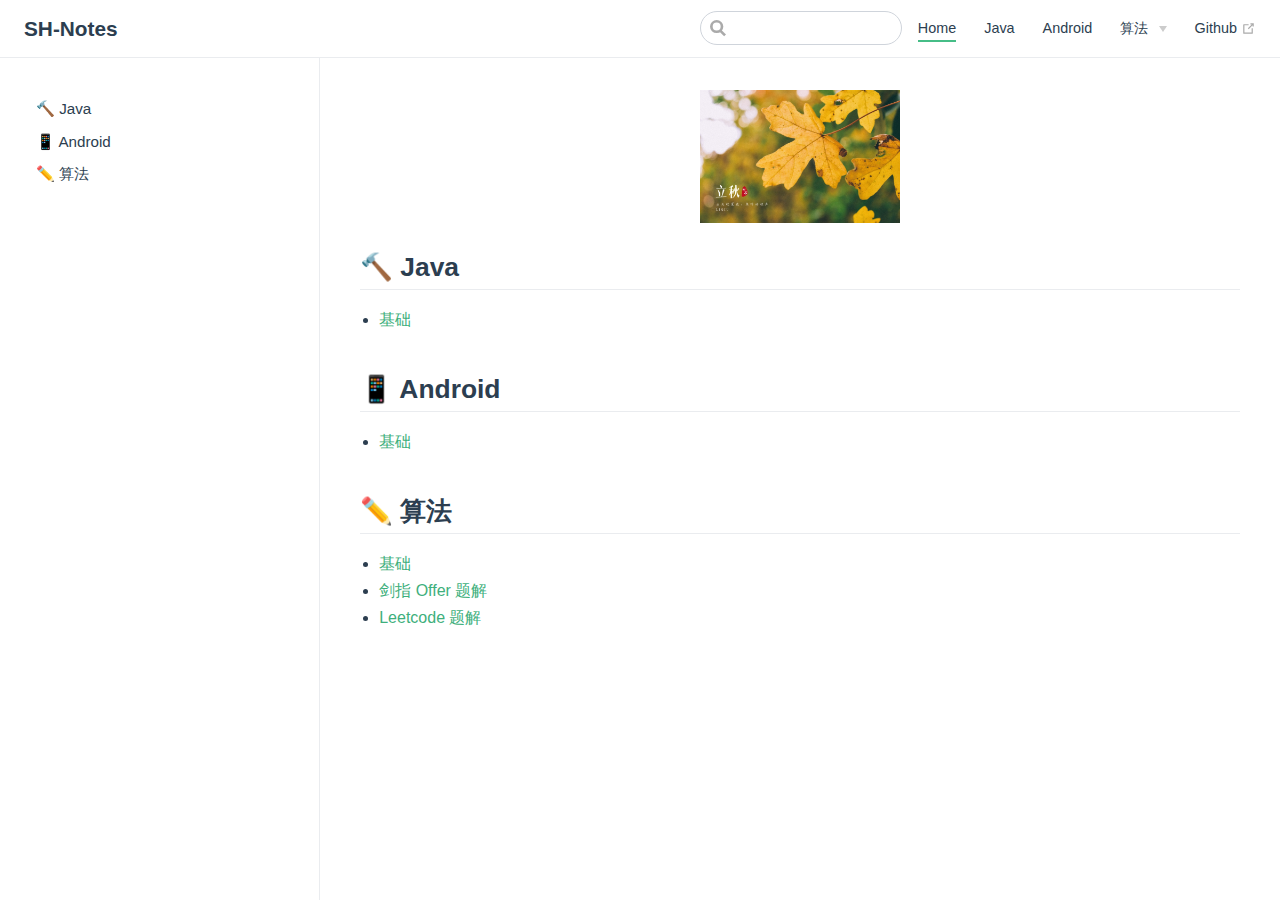
<file: index.html>
<!DOCTYPE html>
<html lang="en-US">

	<head>
		<meta charset="utf-8">
		<meta name="viewport" content="width=device-width,initial-scale=1">
		<title>SH-Notes</title>
		<meta name="generator" content="VuePress 1.7.1">
		<link rel="icon" href="logo.png">
		<meta name="description" content="">

		<link rel="preload" href="assets/css/0.styles.2abc8e04.css" as="style">
		<link rel="stylesheet" href="assets/css/0.styles.2abc8e04.css">
	</head>
	<body>

		<header class="navbar">
			<div class="sidebar-button">
				<svg xmlns="http://www.w3.org/2000/svg" aria-hidden="true" role="img" viewBox="0 0 448 512" class="icon">
					<path fill="currentColor" d="M436 124H12c-6.627 0-12-5.373-12-12V80c0-6.627 5.373-12 12-12h424c6.627 0 12 5.373 12 12v32c0 6.627-5.373 12-12 12zm0 160H12c-6.627 0-12-5.373-12-12v-32c0-6.627 5.373-12 12-12h424c6.627 0 12 5.373 12 12v32c0 6.627-5.373 12-12 12zm0 160H12c-6.627 0-12-5.373-12-12v-32c0-6.627 5.373-12 12-12h424c6.627 0 12 5.373 12 12v32c0 6.627-5.373 12-12 12z"></path>
				</svg>
			</div>
			<a href="index.html" aria-current="page" class="home-link router-link-exact-active router-link-active">
				<!---->
				<span class="site-name">SH-Notes</span>
			</a>
			<div class="links">
				<div class="search-box">
					<input aria-label="Search" autocomplete="off" spellcheck="false" value="">
					<!---->
				</div>
				<nav class="nav-links can-hide">
					<div class="nav-item">
						<a href="index.html" aria-current="page" class="nav-link router-link-exact-active router-link-active">
							Home
						</a>
					</div>

					<div class="nav-item">
						<a href="java/index.html" class="nav-link">
							Java
						</a>
					</div>

					<div class="nav-item">
						<a href="Android/index.html" class="nav-link">
							Android
						</a>
					</div>

					<div class="nav-item">
						<div class="dropdown-wrapper">
							<button type="button" aria-label="算法" class="dropdown-title">
								<span class="title">算法</span>
								<span class="arrow down"></span>
							</button>
							<button type="button" aria-label="算法" class="mobile-dropdown-title">
								<span class="title">算法</span>
								<span class="arrow right"></span>
							</button>
							<ul class="nav-dropdown" style="display:none;">
								<li class="dropdown-item">
									<!---->
									<a href="/算法/剑指 Offer 题解/剑指 Offer 题解 - 目录.html" class="nav-link">
										剑指 Offer 题解
									</a>
								</li>
								<li class="dropdown-item">
									<!---->
									<a href="/算法/Leetcode 题解/Leetcode 题解 - 目录.html" class="nav-link">
										Leetcode 题解
									</a>
								</li>
								<li class="dropdown-item">
									<!---->
									<a href="/算法/基础/算法 - 目录.html" class="nav-link">
										基础
									</a>
								</li>
							</ul>
						</div>
					</div>


					<div class="nav-item">
						<a href="https://github.com/nickyrichy" target="_blank" rel="noopener noreferrer" class="nav-link external">
							Github
							<span>
								<svg xmlns="http://www.w3.org/2000/svg" aria-hidden="true" focusable="false" x="0px" y="0px" viewBox="0 0 100 100" width="15" height="15" class="icon outbound">
									<path fill="currentColor" d="M18.8,85.1h56l0,0c2.2,0,4-1.8,4-4v-32h-8v28h-48v-48h28v-8h-32l0,0c-2.2,0-4,1.8-4,4v56C14.8,83.3,16.6,85.1,18.8,85.1z"></path>
									<polygon fill="currentColor" points="45.7,48.7 51.3,54.3 77.2,28.5 77.2,37.2 85.2,37.2 85.2,14.9 62.8,14.9 62.8,22.9 71.5,22.9"></polygon>
								</svg>
								<span class="sr-only">(opens new window)</span>
							</span>
						</a>
					</div>
				</nav>
			</div>
		</header>
		<div class="sidebar-mask"></div>
		<aside class="sidebar">
			<ul class="sidebar-links">
				<li>
					<section class="sidebar-group depth-0">
						<p class="sidebar-heading open">
							<span></span>
							<!---->
						</p>
						<ul class="sidebar-links sidebar-group-items">


							<li>
								<a href="index.html#Java" class="sidebar-link">🔨 Java</a>
								<ul class="sidebar-sub-headers"></ul>
							</li>

							<li>
								<a href="index.html#Android" class="sidebar-link">📱 Android</a>
								<ul class="sidebar-sub-headers"></ul>
							</li>

							<li>
								<a href="index.html#算法" class="sidebar-link">✏️ 算法</a>
								<ul class="sidebar-sub-headers"></ul>
							</li>

						</ul>
					</section>
				</li>
			</ul>
		</aside>
		<main class="page">
			<div class="theme-default-content content__default">
				<div align="center">
					<img src="LogoMakr_0zpEzN.png" width="200px">
				</div>
				<h2 id="Java">
					<a href="#Java" class="header-anchor">#</a> 🔨 Java
				</h2>
				<ul>

					<li>
						<a href="/算法/基础/算法 - 目录.html">基础</a>
					</li>
				</ul>
				<h2 id="Android">
					<a href="#Android" class="header-anchor">#</a> 📱 Android
				</h2>
				<ul>
					<li>
						<a href="/计算机基础/Linux/Linux.html">基础</a>
					</li>
				</ul>
				<h2 id="算法">
					<a href="#算法" class="header-anchor">#</a> ✏️ 算法
				</h2>
				<ul>
					<li>
						<a href="/数据库/Redis.html">基础</a>
					</li>

					<li class="dropdown-item">

						<a href="/算法/剑指 Offer 题解/剑指 Offer 题解 - 目录.html" class="nav-link">剑指 Offer 题解</a>
					</li>
					<li class="dropdown-item">

						<a href="/算法/Leetcode 题解/Leetcode 题解 - 目录.html" class="nav-link">Leetcode 题解</a>
					</li>

				</ul>

			</div>
		</main>
	</body>

</html>
</file>
<file: assets/css/0.styles.2abc8e04.css>
code[class*=language-],pre[class*=language-] {
	color:#ccc;
	background:none;
	font-family:Consolas,Monaco,Andale Mono,Ubuntu Mono,monospace;
	font-size:1em;
	text-align:left;
	white-space:pre;
	word-spacing:normal;
	word-break:normal;
	word-wrap:normal;
	line-height:1.5;
	-moz-tab-size:4;
	-o-tab-size:4;
	tab-size:4;
	-webkit-hyphens:none;
	-ms-hyphens:none;
	hyphens:none
}
pre[class*=language-] {
	padding:1em;
	margin:.5em 0;
	overflow:auto
}
:not(pre)>code[class*=language-],pre[class*=language-] {
	background:#2d2d2d
}
:not(pre)>code[class*=language-] {
	padding:.1em;
	border-radius:.3em;
	white-space:normal
}
.token.block-comment,.token.cdata,.token.comment,.token.doctype,.token.prolog {
	color:#999
}
.token.punctuation {
	color:#ccc
}
.token.attr-name,.token.deleted,.token.namespace,.token.tag {
	color:#e2777a
}
.token.function-name {
	color:#6196cc
}
.token.boolean,.token.function,.token.number {
	color:#f08d49
}
.token.class-name,.token.constant,.token.property,.token.symbol {
	color:#f8c555
}
.token.atrule,.token.builtin,.token.important,.token.keyword,.token.selector {
	color:#cc99cd
}
.token.attr-value,.token.char,.token.regex,.token.string,.token.variable {
	color:#7ec699
}
.token.entity,.token.operator,.token.url {
	color:#67cdcc
}
.token.bold,.token.important {
	font-weight:700
}
.token.italic {
	font-style:italic
}
.token.entity {
	cursor:help
}
.token.inserted {
	color:green
}
.theme-default-content code {
	color:#476582;
	padding:.25rem .5rem;
	margin:0;
	font-size:.85em;
	background-color:rgba(27,31,35,.05);
	border-radius:3px
}
.theme-default-content code .token.deleted {
	color:#ec5975
}
.theme-default-content code .token.inserted {
	color:#3eaf7c
}
.theme-default-content pre,.theme-default-content pre[class*=language-] {
	line-height:1.4;
	padding:1.25rem 1.5rem;
	margin:.85rem 0;
	background-color:#282c34;
	border-radius:6px;
	overflow:auto
}
.theme-default-content pre[class*=language-] code,.theme-default-content pre code {
	color:#fff;
	padding:0;
	background-color:transparent;
	border-radius:0
}
div[class*=language-] {
	position:relative;
	background-color:#282c34;
	border-radius:6px
}
div[class*=language-] .highlight-lines {
	-webkit-user-select:none;
	-ms-user-select:none;
	user-select:none;
	padding-top:1.3rem;
	position:absolute;
	top:0;
	left:0;
	width:100%;
	line-height:1.4
}
div[class*=language-] .highlight-lines .highlighted {
	background-color:rgba(0,0,0,.66)
}
div[class*=language-] pre,div[class*=language-] pre[class*=language-] {
	background:transparent;
	position:relative;
	z-index:1
}
div[class*=language-]:before {
	position:absolute;
	z-index:3;
	top:.8em;
	right:1em;
	font-size:.75rem;
	color:hsla(0,0%,100%,.4)
}
div[class*=language-]:not(.line-numbers-mode) .line-numbers-wrapper {
	display:none
}
div[class*=language-].line-numbers-mode .highlight-lines .highlighted {
	position:relative
}
div[class*=language-].line-numbers-mode .highlight-lines .highlighted:before {
	content:" ";
	position:absolute;
	z-index:3;
	left:0;
	top:0;
	display:block;
	width:3.5rem;
	height:100%;
	background-color:rgba(0,0,0,.66)
}
div[class*=language-].line-numbers-mode pre {
	padding-left:4.5rem;
	vertical-align:middle
}
div[class*=language-].line-numbers-mode .line-numbers-wrapper {
	position:absolute;
	top:0;
	width:3.5rem;
	text-align:center;
	color:hsla(0,0%,100%,.3);
	padding:1.25rem 0;
	line-height:1.4
}
div[class*=language-].line-numbers-mode .line-numbers-wrapper br {
	-webkit-user-select:none;
	-ms-user-select:none;
	user-select:none
}
div[class*=language-].line-numbers-mode .line-numbers-wrapper .line-number {
	position:relative;
	z-index:4;
	-webkit-user-select:none;
	-ms-user-select:none;
	user-select:none;
	font-size:.85em
}
div[class*=language-].line-numbers-mode:after {
	content:"";
	position:absolute;
	z-index:2;
	top:0;
	left:0;
	width:3.5rem;
	height:100%;
	border-radius:6px 0 0 6px;
	border-right:1px solid rgba(0,0,0,.66);
	background-color:#282c34
}
div[class~=language-js]:before {
	content:"js"
}
div[class~=language-ts]:before {
	content:"ts"
}
div[class~=language-html]:before {
	content:"html"
}
div[class~=language-md]:before {
	content:"md"
}
div[class~=language-vue]:before {
	content:"vue"
}
div[class~=language-css]:before {
	content:"css"
}
div[class~=language-sass]:before {
	content:"sass"
}
div[class~=language-scss]:before {
	content:"scss"
}
div[class~=language-less]:before {
	content:"less"
}
div[class~=language-stylus]:before {
	content:"stylus"
}
div[class~=language-go]:before {
	content:"go"
}
div[class~=language-java]:before {
	content:"java"
}
div[class~=language-c]:before {
	content:"c"
}
div[class~=language-sh]:before {
	content:"sh"
}
div[class~=language-yaml]:before {
	content:"yaml"
}
div[class~=language-py]:before {
	content:"py"
}
div[class~=language-docker]:before {
	content:"docker"
}
div[class~=language-dockerfile]:before {
	content:"dockerfile"
}
div[class~=language-makefile]:before {
	content:"makefile"
}
div[class~=language-javascript]:before {
	content:"js"
}
div[class~=language-typescript]:before {
	content:"ts"
}
div[class~=language-markup]:before {
	content:"html"
}
div[class~=language-markdown]:before {
	content:"md"
}
div[class~=language-json]:before {
	content:"json"
}
div[class~=language-ruby]:before {
	content:"rb"
}
div[class~=language-python]:before {
	content:"py"
}
div[class~=language-bash]:before {
	content:"sh"
}
div[class~=language-php]:before {
	content:"php"
}
.custom-block .custom-block-title {
	font-weight:600;
	margin-bottom:-.4rem
}
.custom-block.danger,.custom-block.tip,.custom-block.warning {
	padding:.1rem 1.5rem;
	border-left-width:.5rem;
	border-left-style:solid;
	margin:1rem 0
}
.custom-block.tip {
	background-color:#f3f5f7;
	border-color:#42b983
}
.custom-block.warning {
	background-color:rgba(255,229,100,.3);
	border-color:#e7c000;
	color:#6b5900
}
.custom-block.warning .custom-block-title {
	color:#b29400
}
.custom-block.warning a {
	color:#2c3e50
}
.custom-block.danger {
	background-color:#ffe6e6;
	border-color:#c00;
	color:#4d0000
}
.custom-block.danger .custom-block-title {
	color:#900
}
.custom-block.danger a {
	color:#2c3e50
}
.custom-block.details {
	display:block;
	position:relative;
	border-radius:2px;
	margin:1.6em 0;
	padding:1.6em;
	background-color:#eee
}
.custom-block.details h4 {
	margin-top:0
}
.custom-block.details figure:last-child,.custom-block.details p:last-child {
	margin-bottom:0;
	padding-bottom:0
}
.custom-block.details summary {
	outline:none;
	cursor:pointer
}
.arrow {
	display:inline-block;
	width:0;
	height:0
}
.arrow.up {
	border-bottom:6px solid #ccc
}
.arrow.down,.arrow.up {
	border-left:4px solid transparent;
	border-right:4px solid transparent
}
.arrow.down {
	border-top:6px solid #ccc
}
.arrow.right {
	border-left:6px solid #ccc
}
.arrow.left,.arrow.right {
	border-top:4px solid transparent;
	border-bottom:4px solid transparent
}
.arrow.left {
	border-right:6px solid #ccc
}
.theme-default-content:not(.custom) {
	max-width:1240px;
	margin:0 auto;
	padding:2rem 2.5rem
}
@media (max-width:959px) {
	.theme-default-content:not(.custom) {
	padding:2rem
}
}@media (max-width:419px) {
	.theme-default-content:not(.custom) {
	padding:1.5rem
}
}.table-of-contents .badge {
	vertical-align:middle
}
body,html {
	padding:0;
	margin:0;
	background-color:#fff
}
body {
	font-family:-apple-system,BlinkMacSystemFont,Segoe UI,Roboto,Oxygen,Ubuntu,Cantarell,Fira Sans,Droid Sans,Helvetica Neue,sans-serif;
	-webkit-font-smoothing:antialiased;
	-moz-osx-font-smoothing:grayscale;
	font-size:16px;
	color:#2c3e50
}
.page {
	padding-left:20rem
}
.navbar {
	z-index:20;
	right:0;
	height:3.6rem;
	background-color:#fff;
	box-sizing:border-box;
	border-bottom:1px solid #eaecef
}
.navbar,.sidebar-mask {
	position:fixed;
	top:0;
	left:0
}
.sidebar-mask {
	z-index:9;
	width:100vw;
	height:100vh;
	display:none
}
.sidebar {
	font-size:16px;
	background-color:#fff;
	width:20rem;
	position:fixed;
	z-index:10;
	margin:0;
	top:3.6rem;
	left:0;
	bottom:0;
	box-sizing:border-box;
	border-right:1px solid #eaecef;
	overflow-y:auto
}
.theme-default-content:not(.custom)>:first-child {
	margin-top:3.6rem
}
.theme-default-content:not(.custom) a:hover {
	text-decoration:underline
}
.theme-default-content:not(.custom) p.demo {
	padding:1rem 1.5rem;
	border:1px solid #ddd;
	border-radius:4px
}
.theme-default-content:not(.custom) img {
	max-width:100%
}
.theme-default-content.custom {
	padding:0;
	margin:0
}
.theme-default-content.custom img {
	max-width:100%
}
a {
	font-weight:500;
	text-decoration:none
}
a,p a code {
	color:#3eaf7c
}
p a code {
	font-weight:400
}
kbd {
	background:#eee;
	border:.15rem solid #ddd;
	border-bottom:.25rem solid #ddd;
	border-radius:.15rem;
	padding:0 .15em
}
blockquote {
	font-size:1rem;
	color:#999;
	border-left:.2rem solid #dfe2e5;
	margin:1rem 0;
	padding:.25rem 0 .25rem 1rem
}
blockquote>p {
	margin:0
}
ol,ul {
	padding-left:1.2em
}
strong {
	font-weight:600
}
h1,h2,h3,h4,h5,h6 {
	font-weight:600;
	line-height:1.25
}
.theme-default-content:not(.custom)>h1,.theme-default-content:not(.custom)>h2,.theme-default-content:not(.custom)>h3,.theme-default-content:not(.custom)>h4,.theme-default-content:not(.custom)>h5,.theme-default-content:not(.custom)>h6 {
	margin-top:-3.1rem;
	padding-top:4.6rem;
	margin-bottom:0
}
.theme-default-content:not(.custom)>h1:first-child,.theme-default-content:not(.custom)>h2:first-child,.theme-default-content:not(.custom)>h3:first-child,.theme-default-content:not(.custom)>h4:first-child,.theme-default-content:not(.custom)>h5:first-child,.theme-default-content:not(.custom)>h6:first-child {
	margin-top:-1.5rem;
	margin-bottom:1rem
}
.theme-default-content:not(.custom)>h1:first-child+.custom-block,.theme-default-content:not(.custom)>h1:first-child+p,.theme-default-content:not(.custom)>h1:first-child+pre,.theme-default-content:not(.custom)>h2:first-child+.custom-block,.theme-default-content:not(.custom)>h2:first-child+p,.theme-default-content:not(.custom)>h2:first-child+pre,.theme-default-content:not(.custom)>h3:first-child+.custom-block,.theme-default-content:not(.custom)>h3:first-child+p,.theme-default-content:not(.custom)>h3:first-child+pre,.theme-default-content:not(.custom)>h4:first-child+.custom-block,.theme-default-content:not(.custom)>h4:first-child+p,.theme-default-content:not(.custom)>h4:first-child+pre,.theme-default-content:not(.custom)>h5:first-child+.custom-block,.theme-default-content:not(.custom)>h5:first-child+p,.theme-default-content:not(.custom)>h5:first-child+pre,.theme-default-content:not(.custom)>h6:first-child+.custom-block,.theme-default-content:not(.custom)>h6:first-child+p,.theme-default-content:not(.custom)>h6:first-child+pre {
	margin-top:2rem
}
h1:hover .header-anchor,h2:hover .header-anchor,h3:hover .header-anchor,h4:hover .header-anchor,h5:hover .header-anchor,h6:hover .header-anchor {
	opacity:1
}
h1 {
	font-size:2.2rem
}
h2 {
	font-size:1.65rem;
	padding-bottom:.3rem;
	border-bottom:1px solid #eaecef
}
h3 {
	font-size:1.35rem
}
a.header-anchor {
	font-size:.85em;
	float:left;
	margin-left:-.87em;
	padding-right:.23em;
	margin-top:.125em;
	opacity:0
}
a.header-anchor:hover {
	text-decoration:none
}
.line-number,code,kbd {
	font-family:source-code-pro,Menlo,Monaco,Consolas,Courier New,monospace
}
ol,p,ul {
	line-height:1.7
}
hr {
	border:0;
	border-top:1px solid #eaecef
}
table {
	border-collapse:collapse;
	margin:1rem 0;
	display:block;
	overflow-x:auto
}
tr {
	border-top:1px solid #dfe2e5
}
tr:nth-child(2n) {
	background-color:#f6f8fa
}
td,th {
	border:1px solid #dfe2e5;
	padding:.6em 1em
}
.theme-container.sidebar-open .sidebar-mask {
	display:block
}
.theme-container.no-navbar .theme-default-content:not(.custom)>h1,.theme-container.no-navbar h2,.theme-container.no-navbar h3,.theme-container.no-navbar h4,.theme-container.no-navbar h5,.theme-container.no-navbar h6 {
	margin-top:1.5rem;
	padding-top:0
}
.theme-container.no-navbar .sidebar {
	top:0
}
@media (min-width:720px) {
	.theme-container.no-sidebar .sidebar {
	display:none
}
.theme-container.no-sidebar .page {
	padding-left:0
}
}@media (max-width:959px) {
	.sidebar {
	font-size:15px;
	width:16.4rem
}
.page {
	padding-left:16.4rem
}
}@media (max-width:719px) {
	.sidebar {
	top:0;
	padding-top:3.6rem;
	transform:translateX(-100%);
	transition:transform .2s ease
}
.page {
	padding-left:0
}
.theme-container.sidebar-open .sidebar {
	transform:translateX(0)
}
.theme-container.no-navbar .sidebar {
	padding-top:0
}
}@media (max-width:419px) {
	h1 {
	font-size:1.9rem
}
.theme-default-content div[class*=language-] {
	margin:.85rem -1.5rem;
	border-radius:0
}
}#nprogress {
	pointer-events:none
}
#nprogress .bar {
	background:#3eaf7c;
	position:fixed;
	z-index:1031;
	top:0;
	left:0;
	width:100%;
	height:2px
}
#nprogress .peg {
	display:block;
	position:absolute;
	right:0;
	width:100px;
	height:100%;
	box-shadow:0 0 10px #3eaf7c,0 0 5px #3eaf7c;
	opacity:1;
	transform:rotate(3deg) translateY(-4px)
}
#nprogress .spinner {
	display:block;
	position:fixed;
	z-index:1031;
	top:15px;
	right:15px
}
#nprogress .spinner-icon {
	width:18px;
	height:18px;
	box-sizing:border-box;
	border-color:#3eaf7c transparent transparent #3eaf7c;
	border-style:solid;
	border-width:2px;
	border-radius:50%;
	-webkit-animation:nprogress-spinner .4s linear infinite;
	animation:nprogress-spinner .4s linear infinite
}
.nprogress-custom-parent {
	overflow:hidden;
	position:relative
}
.nprogress-custom-parent #nprogress .bar,.nprogress-custom-parent #nprogress .spinner {
	position:absolute
}
@-webkit-keyframes nprogress-spinner {
	0% {
	transform:rotate(0deg)
}
to {
	transform:rotate(1turn)
}
}@keyframes nprogress-spinner {
	0% {
	transform:rotate(0deg)
}
to {
	transform:rotate(1turn)
}
}.icon.outbound {
	color:#aaa;
	display:inline-block;
	vertical-align:middle;
	position:relative;
	top:-1px
}
.sr-only {
	position:absolute;
	width:1px;
	height:1px;
	padding:0;
	margin:-1px;
	overflow:hidden;
	clip:rect(0,0,0,0);
	white-space:nowrap;
	border-width:0
}
.home {
	padding:3.6rem 2rem 0;
	max-width:960px;
	margin:0 auto;
	display:block
}
.home .hero {
	text-align:center
}
.home .hero img {
	max-width:100%;
	max-height:280px;
	display:block;
	margin:3rem auto 1.5rem
}
.home .hero h1 {
	font-size:3rem
}
.home .hero .action,.home .hero .description,.home .hero h1 {
	margin:1.8rem auto
}
.home .hero .description {
	max-width:35rem;
	font-size:1.6rem;
	line-height:1.3;
	color:#6a8bad
}
.home .hero .action-button {
	display:inline-block;
	font-size:1.2rem;
	color:#fff;
	background-color:#3eaf7c;
	padding:.8rem 1.6rem;
	border-radius:4px;
	transition:background-color .1s ease;
	box-sizing:border-box;
	border-bottom:1px solid #389d70
}
.home .hero .action-button:hover {
	background-color:#4abf8a
}
.home .features {
	border-top:1px solid #eaecef;
	padding:1.2rem 0;
	margin-top:2.5rem;
	display:flex;
	flex-wrap:wrap;
	align-items:flex-start;
	align-content:stretch;
	justify-content:space-between
}
.home .feature {
	flex-grow:1;
	flex-basis:30%;
	max-width:30%
}
.home .feature h2 {
	font-size:1.4rem;
	font-weight:500;
	border-bottom:none;
	padding-bottom:0;
	color:#3a5169
}
.home .feature p {
	color:#4e6e8e
}
.home .footer {
	padding:2.5rem;
	border-top:1px solid #eaecef;
	text-align:center;
	color:#4e6e8e
}
@media (max-width:719px) {
	.home .features {
	flex-direction:column
}
.home .feature {
	max-width:100%;
	padding:0 2.5rem
}
}@media (max-width:419px) {
	.home {
	padding-left:1.5rem;
	padding-right:1.5rem
}
.home .hero img {
	max-height:210px;
	margin:2rem auto 1.2rem
}
.home .hero h1 {
	font-size:2rem
}
.home .hero .action,.home .hero .description,.home .hero h1 {
	margin:1.2rem auto
}
.home .hero .description {
	font-size:1.2rem
}
.home .hero .action-button {
	font-size:1rem;
	padding:.6rem 1.2rem
}
.home .feature h2 {
	font-size:1.25rem
}
}.search-box {
	display:inline-block;
	position:relative;
	margin-right:1rem
}
.search-box input {
	cursor:text;
	width:10rem;
	height:2rem;
	color:#4e6e8e;
	display:inline-block;
	border:1px solid #cfd4db;
	border-radius:2rem;
	font-size:.9rem;
	line-height:2rem;
	padding:0 .5rem 0 2rem;
	outline:none;
	transition:all .2s ease;
	background:#fff url(../img/search.83621669.svg) .6rem .5rem no-repeat;
	background-size:1rem
}
.search-box input:focus {
	cursor:auto;
	border-color:#3eaf7c
}
.search-box .suggestions {
	background:#fff;
	width:20rem;
	position:absolute;
	top:2rem;
	border:1px solid #cfd4db;
	border-radius:6px;
	padding:.4rem;
	list-style-type:none
}
.search-box .suggestions.align-right {
	right:0
}
.search-box .suggestion {
	line-height:1.4;
	padding:.4rem .6rem;
	border-radius:4px;
	cursor:pointer
}
.search-box .suggestion a {
	white-space:normal;
	color:#5d82a6
}
.search-box .suggestion a .page-title {
	font-weight:600
}
.search-box .suggestion a .header {
	font-size:.9em;
	margin-left:.25em
}
.search-box .suggestion.focused {
	background-color:#f3f4f5
}
.search-box .suggestion.focused a {
	color:#3eaf7c
}
@media (max-width:959px) {
	.search-box input {
	cursor:pointer;
	width:0;
	border-color:transparent;
	position:relative
}
.search-box input:focus {
	cursor:text;
	left:0;
	width:10rem
}
}@media (-ms-high-contrast:none) {
	.search-box input {
	height:2rem
}
}@media (max-width:959px) and (min-width:719px) {
	.search-box .suggestions {
	left:0
}
}@media (max-width:719px) {
	.search-box {
	margin-right:0
}
.search-box input {
	left:1rem
}
.search-box .suggestions {
	right:0
}
}@media (max-width:419px) {
	.search-box .suggestions {
	width:calc(100vw - 4rem)
}
.search-box input:focus {
	width:8rem
}
}.sidebar-button {
	cursor:pointer;
	display:none;
	width:1.25rem;
	height:1.25rem;
	position:absolute;
	padding:.6rem;
	top:.6rem;
	left:1rem
}
.sidebar-button .icon {
	display:block;
	width:1.25rem;
	height:1.25rem
}
@media (max-width:719px) {
	.sidebar-button {
	display:block
}
}.dropdown-enter,.dropdown-leave-to {
	height:0!important
}
.dropdown-wrapper {
	cursor:pointer
}
.dropdown-wrapper .dropdown-title,.dropdown-wrapper .mobile-dropdown-title {
	display:block;
	font-size:.9rem;
	font-family:inherit;
	cursor:inherit;
	padding:inherit;
	line-height:1.4rem;
	background:transparent;
	border:none;
	font-weight:500;
	color:#2c3e50
}
.dropdown-wrapper .dropdown-title:hover,.dropdown-wrapper .mobile-dropdown-title:hover {
	border-color:transparent
}
.dropdown-wrapper .dropdown-title .arrow,.dropdown-wrapper .mobile-dropdown-title .arrow {
	vertical-align:middle;
	margin-top:-1px;
	margin-left:.4rem
}
.dropdown-wrapper .mobile-dropdown-title {
	display:none;
	font-weight:600
}
.dropdown-wrapper .mobile-dropdown-title font-size inherit:hover {
	color:#3eaf7c
}
.dropdown-wrapper .nav-dropdown .dropdown-item {
	color:inherit;
	line-height:1.7rem
}
.dropdown-wrapper .nav-dropdown .dropdown-item h4 {
	margin:.45rem 0 0;
	border-top:1px solid #eee;
	padding:1rem 1.5rem .45rem 1.25rem
}
.dropdown-wrapper .nav-dropdown .dropdown-item .dropdown-subitem-wrapper {
	padding:0;
	list-style:none
}
.dropdown-wrapper .nav-dropdown .dropdown-item .dropdown-subitem-wrapper .dropdown-subitem {
	font-size:.9em
}
.dropdown-wrapper .nav-dropdown .dropdown-item a {
	display:block;
	line-height:1.7rem;
	position:relative;
	border-bottom:none;
	font-weight:400;
	margin-bottom:0;
	padding:0 1.5rem 0 1.25rem
}
.dropdown-wrapper .nav-dropdown .dropdown-item a.router-link-active,.dropdown-wrapper .nav-dropdown .dropdown-item a:hover {
	color:#3eaf7c
}
.dropdown-wrapper .nav-dropdown .dropdown-item a.router-link-active:after {
	content:"";
	width:0;
	height:0;
	border-left:5px solid #3eaf7c;
	border-top:3px solid transparent;
	border-bottom:3px solid transparent;
	position:absolute;
	top:calc(50% - 2px);
	left:9px
}
.dropdown-wrapper .nav-dropdown .dropdown-item:first-child h4 {
	margin-top:0;
	padding-top:0;
	border-top:0
}
@media (max-width:719px) {
	.dropdown-wrapper.open .dropdown-title {
	margin-bottom:.5rem
}
.dropdown-wrapper .dropdown-title {
	display:none
}
.dropdown-wrapper .mobile-dropdown-title {
	display:block
}
.dropdown-wrapper .nav-dropdown {
	transition:height .1s ease-out;
	overflow:hidden
}
.dropdown-wrapper .nav-dropdown .dropdown-item h4 {
	border-top:0;
	margin-top:0;
	padding-top:0
}
.dropdown-wrapper .nav-dropdown .dropdown-item>a,.dropdown-wrapper .nav-dropdown .dropdown-item h4 {
	font-size:15px;
	line-height:2rem
}
.dropdown-wrapper .nav-dropdown .dropdown-item .dropdown-subitem {
	font-size:14px;
	padding-left:1rem
}
}@media (min-width:719px) {
	.dropdown-wrapper {
	height:1.8rem
}
.dropdown-wrapper.open .nav-dropdown,.dropdown-wrapper:hover .nav-dropdown {
	display:block!important
}
.dropdown-wrapper.open:blur {
	display:none
}
.dropdown-wrapper .nav-dropdown {
	display:none;
	height:auto!important;
	box-sizing:border-box;
	max-height:calc(100vh - 2.7rem);
	overflow-y:auto;
	position:absolute;
	top:100%;
	right:0;
	background-color:#fff;
	padding:.6rem 0;
	border:1px solid;
	border-color:#ddd #ddd #ccc;
	text-align:left;
	border-radius:.25rem;
	white-space:nowrap;
	margin:0
}
}.nav-links {
	display:inline-block
}
.nav-links a {
	line-height:1.4rem;
	color:inherit
}
.nav-links a.router-link-active,.nav-links a:hover {
	color:#3eaf7c
}
.nav-links .nav-item {
	position:relative;
	display:inline-block;
	margin-left:1.5rem;
	line-height:2rem
}
.nav-links .nav-item:first-child {
	margin-left:0
}
.nav-links .repo-link {
	margin-left:1.5rem
}
@media (max-width:719px) {
	.nav-links .nav-item,.nav-links .repo-link {
	margin-left:0
}
}@media (min-width:719px) {
	.nav-links a.router-link-active,.nav-links a:hover {
	color:#2c3e50
}
.nav-item>a:not(.external).router-link-active,.nav-item>a:not(.external):hover {
	margin-bottom:-2px;
	border-bottom:2px solid #46bd87
}
}.navbar {
	padding:.7rem 1.5rem;
	line-height:2.2rem
}
.navbar a,.navbar img,.navbar span {
	display:inline-block
}
.navbar .logo {
	height:2.2rem;
	min-width:2.2rem;
	margin-right:.8rem;
	vertical-align:top
}
.navbar .site-name {
	font-size:1.3rem;
	font-weight:600;
	color:#2c3e50;
	position:relative
}
.navbar .links {
	padding-left:1.5rem;
	box-sizing:border-box;
	background-color:#fff;
	white-space:nowrap;
	font-size:.9rem;
	position:absolute;
	right:1.5rem;
	top:.7rem;
	display:flex
}
.navbar .links .search-box {
	flex:0 0 auto;
	vertical-align:top
}
@media (max-width:719px) {
	.navbar {
	padding-left:4rem
}
.navbar .can-hide {
	display:none
}
.navbar .links {
	padding-left:1.5rem
}
.navbar .site-name {
	width:calc(100vw - 9.4rem);
	overflow:hidden;
	white-space:nowrap;
	text-overflow:ellipsis
}
}.page-edit {
	max-width:740px;
	margin:0 auto;
	padding:2rem 2.5rem
}
@media (max-width:959px) {
	.page-edit {
	padding:2rem
}
}@media (max-width:419px) {
	.page-edit {
	padding:1.5rem
}
}.page-edit {
	padding-top:1rem;
	padding-bottom:1rem;
	overflow:auto
}
.page-edit .edit-link {
	display:inline-block
}
.page-edit .edit-link a {
	color:#4e6e8e;
	margin-right:.25rem
}
.page-edit .last-updated {
	float:right;
	font-size:.9em
}
.page-edit .last-updated .prefix {
	font-weight:500;
	color:#4e6e8e
}
.page-edit .last-updated .time {
	font-weight:400;
	color:#767676
}
@media (max-width:719px) {
	.page-edit .edit-link {
	margin-bottom:.5rem
}
.page-edit .last-updated {
	font-size:.8em;
	float:none;
	text-align:left
}
}.page-nav {
	max-width:740px;
	margin:0 auto;
	padding:2rem 2.5rem
}
@media (max-width:959px) {
	.page-nav {
	padding:2rem
}
}@media (max-width:419px) {
	.page-nav {
	padding:1.5rem
}
}.page-nav {
	padding-top:1rem;
	padding-bottom:0
}
.page-nav .inner {
	min-height:2rem;
	margin-top:0;
	border-top:1px solid #eaecef;
	padding-top:1rem;
	overflow:auto
}
.page-nav .next {
	float:right
}
.sidebar-group .sidebar-group {
	padding-left:.5em
}
.sidebar-group:not(.collapsable) .sidebar-heading:not(.clickable) {
	cursor:auto;
	color:inherit
}
.sidebar-group.is-sub-group {
	padding-left:0
}
.sidebar-group.is-sub-group>.sidebar-heading {
	font-size:.95em;
	line-height:1.4;
	font-weight:400;
	padding-left:2rem
}
.sidebar-group.is-sub-group>.sidebar-heading:not(.clickable) {
	opacity:.5
}
.sidebar-group.is-sub-group>.sidebar-group-items {
	padding-left:1rem
}
.sidebar-group.is-sub-group>.sidebar-group-items>li>.sidebar-link {
	font-size:.95em;
	border-left:none
}
.sidebar-group.depth-2>.sidebar-heading {
	border-left:none
}
.sidebar-heading {
	color:#2c3e50;
	transition:color .15s ease;
	cursor:pointer;
	font-size:1.1em;
	font-weight:700;
	padding:.35rem 1.5rem .35rem 1.25rem;
	width:100%;
	box-sizing:border-box;
	margin:0;
	border-left:.25rem solid transparent
}
.sidebar-heading.open,.sidebar-heading:hover {
	color:inherit
}
.sidebar-heading .arrow {
	position:relative;
	top:-.12em;
	left:.5em
}
.sidebar-heading.clickable.active {
	font-weight:600;
	color:#3eaf7c;
	border-left-color:#3eaf7c
}
.sidebar-heading.clickable:hover {
	color:#3eaf7c
}
.sidebar-group-items {
	transition:height .1s ease-out;
	font-size:.95em;
	overflow:hidden
}
.sidebar .sidebar-sub-headers {
	padding-left:1rem;
	font-size:.95em
}
a.sidebar-link {
	font-size:1em;
	font-weight:400;
	display:inline-block;
	color:#2c3e50;
	border-left:.25rem solid transparent;
	padding:.35rem 1rem .35rem 1.25rem;
	line-height:1.4;
	width:100%;
	box-sizing:border-box
}
a.sidebar-link:hover {
	color:#3eaf7c
}
a.sidebar-link.active {
	font-weight:600;
	color:#3eaf7c;
	border-left-color:#3eaf7c
}
.sidebar-group a.sidebar-link {
	padding-left:2rem
}
.sidebar-sub-headers a.sidebar-link {
	padding-top:.25rem;
	padding-bottom:.25rem;
	border-left:none
}
.sidebar-sub-headers a.sidebar-link.active {
	font-weight:500
}
.sidebar ul {
	padding:0;
	margin:0;
	list-style-type:none
}
.sidebar a {
	display:inline-block
}
.sidebar .nav-links {
	display:none;
	border-bottom:1px solid #eaecef;
	padding:.5rem 0 .75rem
}
.sidebar .nav-links a {
	font-weight:600
}
.sidebar .nav-links .nav-item,.sidebar .nav-links .repo-link {
	display:block;
	line-height:1.25rem;
	font-size:1.1em;
	padding:.5rem 0 .5rem 1.5rem
}
.sidebar>.sidebar-links {
	padding:1.5rem 0
}
.sidebar>.sidebar-links>li>a.sidebar-link {
	font-size:1.1em;
	line-height:1.7;
	font-weight:700
}
.sidebar>.sidebar-links>li:not(:first-child) {
	margin-top:.75rem
}
@media (max-width:719px) {
	.sidebar .nav-links {
	display:block
}
.sidebar .nav-links .dropdown-wrapper .nav-dropdown .dropdown-item a.router-link-active:after {
	top:calc(1rem - 2px)
}
.sidebar>.sidebar-links {
	padding:1rem 0
}
}.page {
	padding-bottom:2rem;
	display:block
}
.u-valine-wrap {
	position:relative;
	top:142px;
	left:48px;
	max-width:840px;
	height:20px;
	margin:0 auto
}
.icon[data-v-0a68cef4] {
	width:14px;
	margin-right:4px;
	vertical-align:middle;
	opacity:1
}
.leancloud-visitors-count[data-v-0a68cef4] {
	vertical-align:middle
}
.stat[data-v-0a68cef4] {
	font-size:12px;
	opacity:.6
}
.stat[data-v-0a68cef4]:after {
	content:"|";
	opacity:.4;
	margin:0 6px
}
.stat[data-v-0a68cef4]:last-child:after {
	content:" "
}
.leancloud-visitors-count[data-v-0a68cef4],.user-info-name[data-v-0a68cef4] {
	font-size:.9rem;
	font-weight:400;
	color:#999
}
.badge[data-v-15b7b770] {
	display:inline-block;
	font-size:14px;
	height:18px;
	line-height:18px;
	border-radius:3px;
	padding:0 6px;
	color:#fff
}
.badge.green[data-v-15b7b770],.badge.tip[data-v-15b7b770],.badge[data-v-15b7b770] {
	background-color:#42b983
}
.badge.error[data-v-15b7b770] {
	background-color:#da5961
}
.badge.warn[data-v-15b7b770],.badge.warning[data-v-15b7b770],.badge.yellow[data-v-15b7b770] {
	background-color:#e7c000
}
.badge+.badge[data-v-15b7b770] {
	margin-left:5px
}
.theme-code-block[data-v-6d04095e] {
	display:none
}
.theme-code-block__active[data-v-6d04095e] {
	display:block
}
.theme-code-block>pre[data-v-6d04095e] {
	background-color:orange
}
.theme-code-group__nav[data-v-32c2d7ed] {
	margin-bottom:-35px;
	background-color:#282c34;
	padding-bottom:22px;
	border-top-left-radius:6px;
	border-top-right-radius:6px;
	padding-left:10px;
	padding-top:10px
}
.theme-code-group__ul[data-v-32c2d7ed] {
	margin:auto 0;
	padding-left:0;
	display:inline-flex;
	list-style:none
}
.theme-code-group__nav-tab[data-v-32c2d7ed] {
	border:0;
	padding:5px;
	cursor:pointer;
	background-color:transparent;
	font-size:.85em;
	line-height:1.4;
	color:hsla(0,0%,100%,.9);
	font-weight:600
}
.theme-code-group__nav-tab-active[data-v-32c2d7ed] {
	border-bottom:1px solid #42b983
}
.pre-blank[data-v-32c2d7ed] {
	color:#42b983
}
</file>
